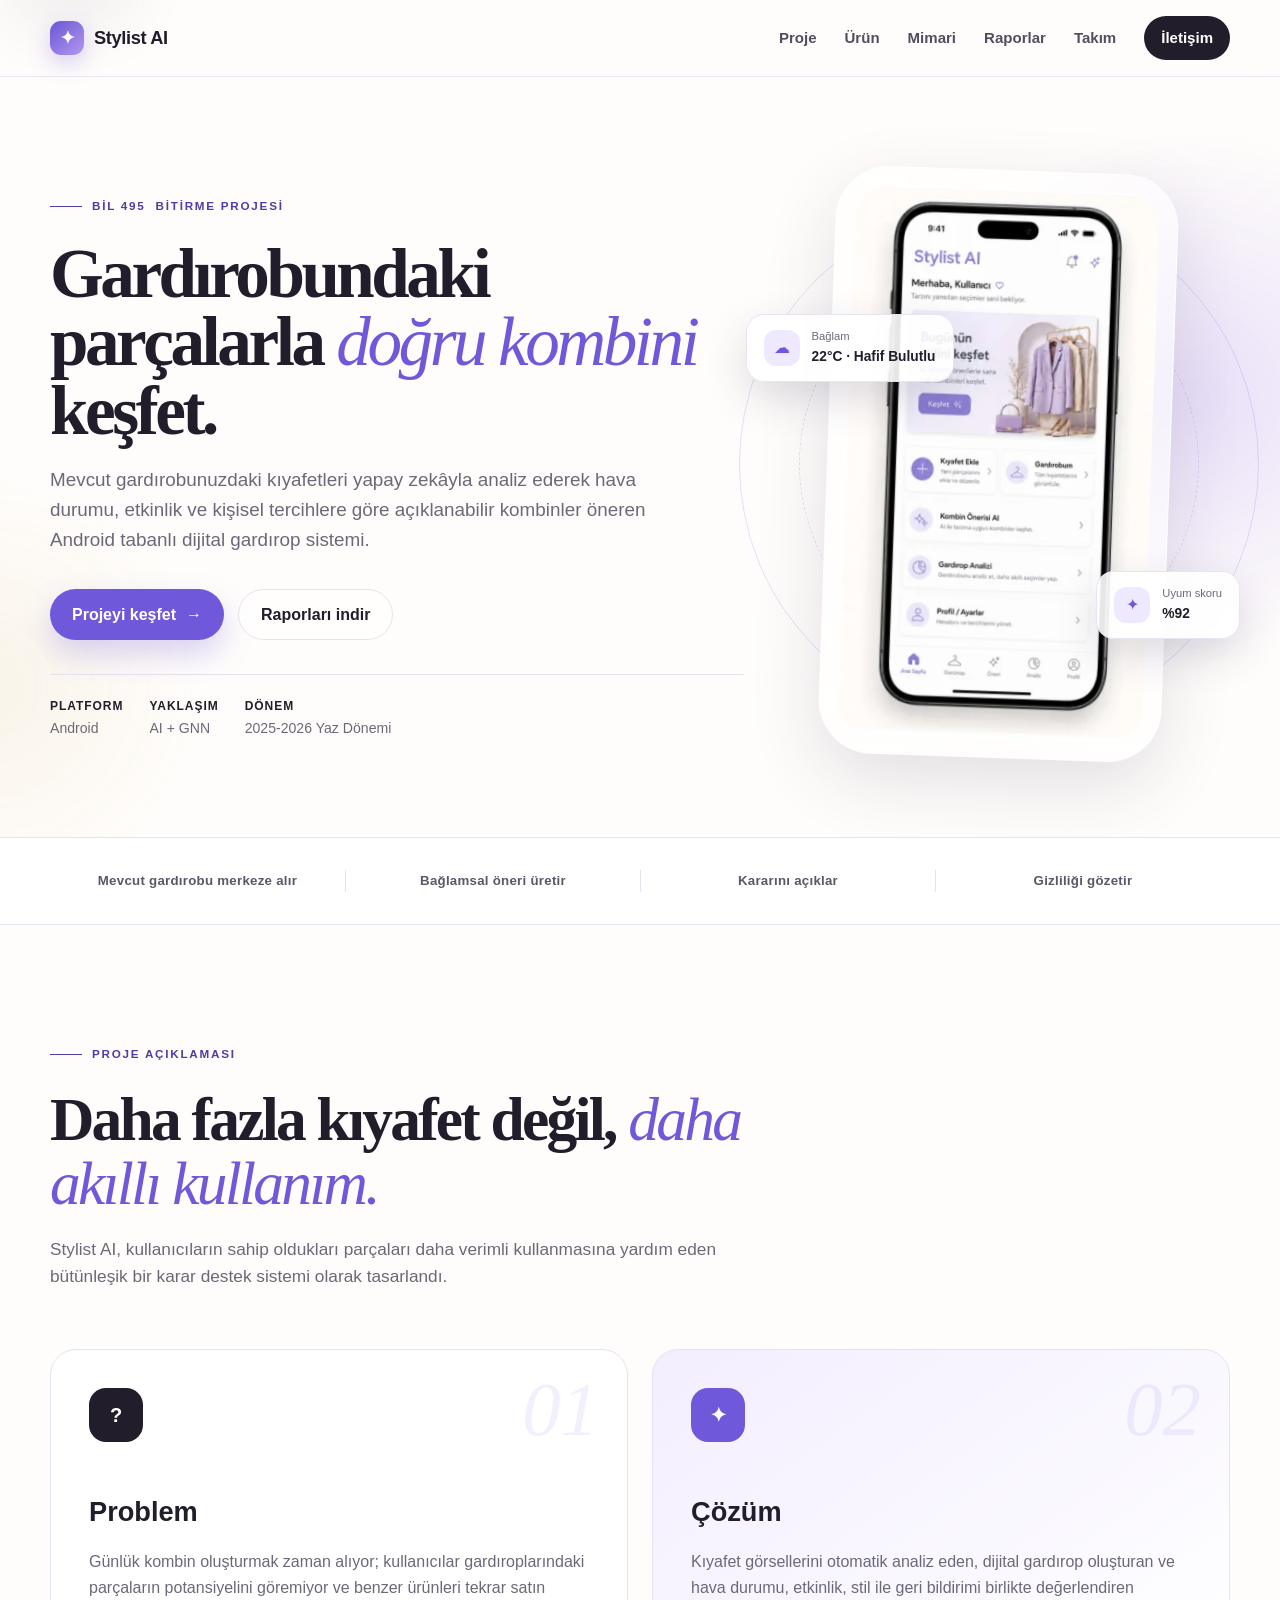
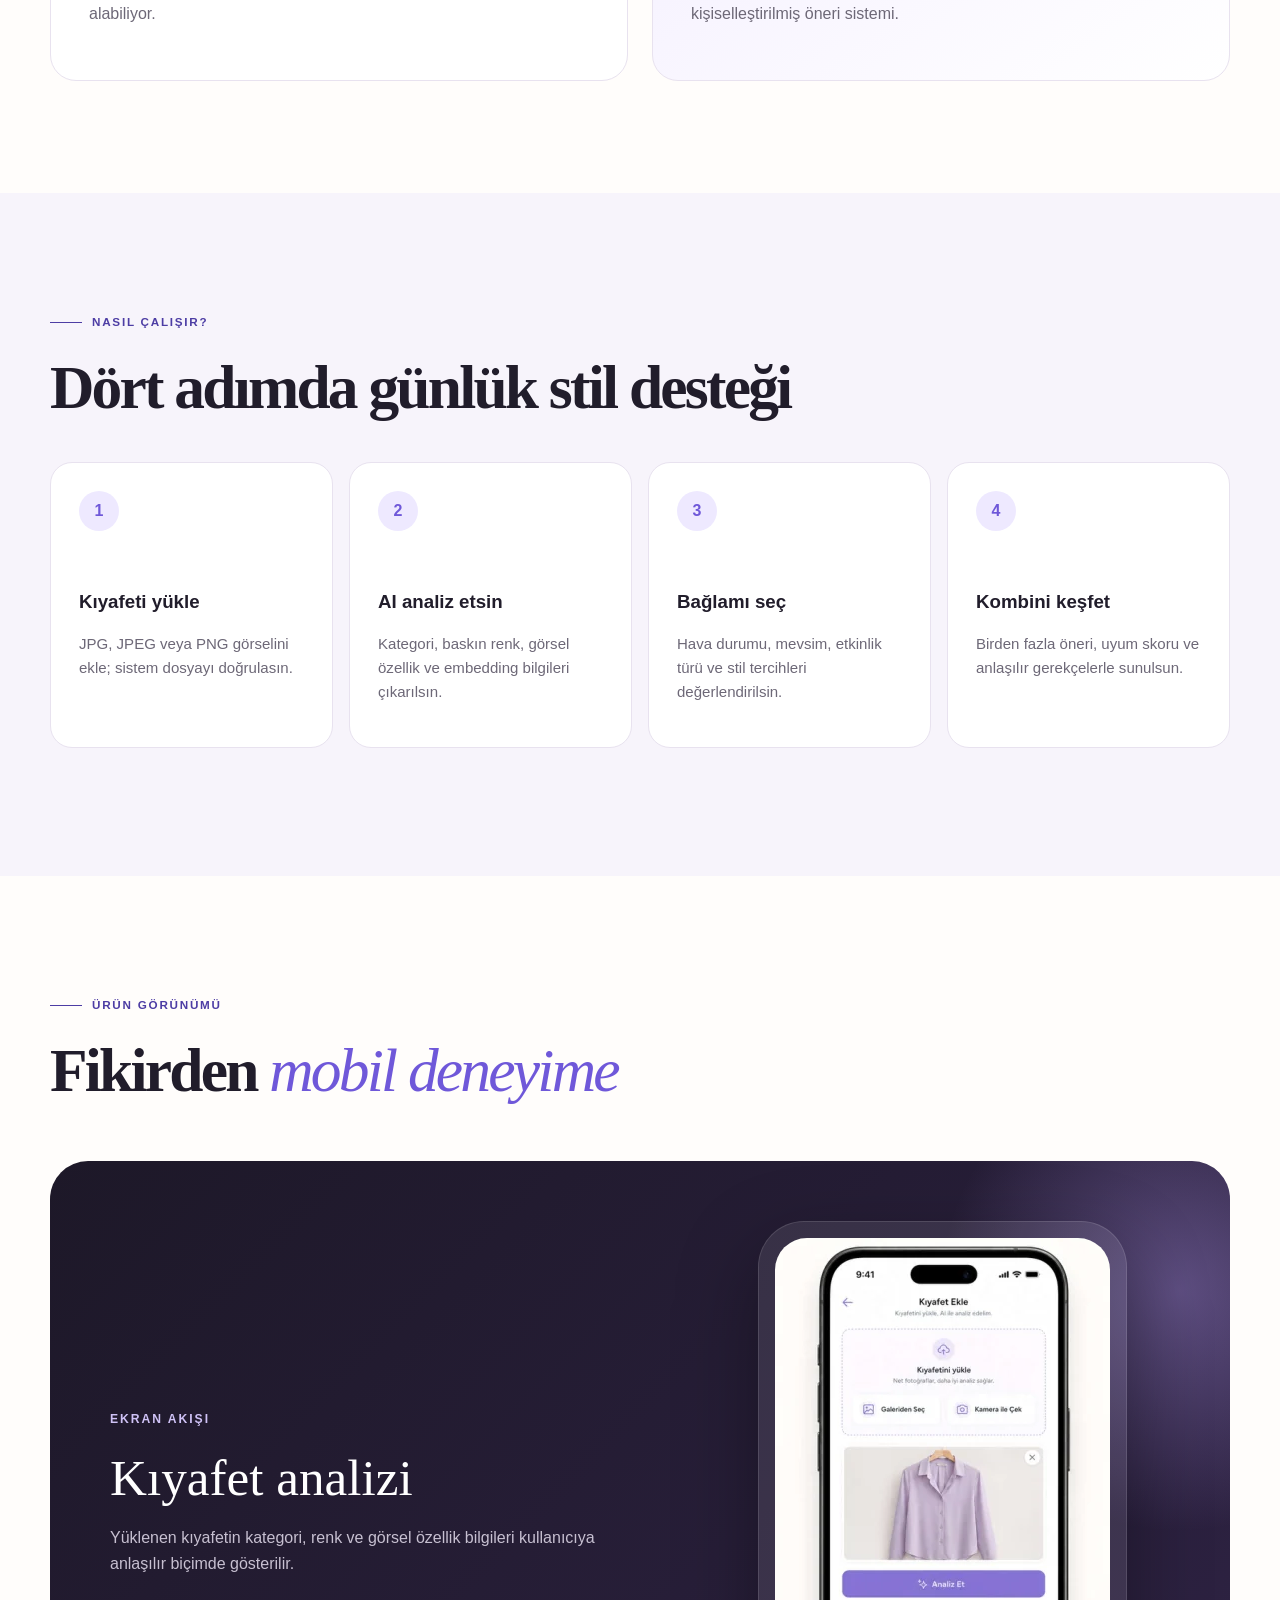
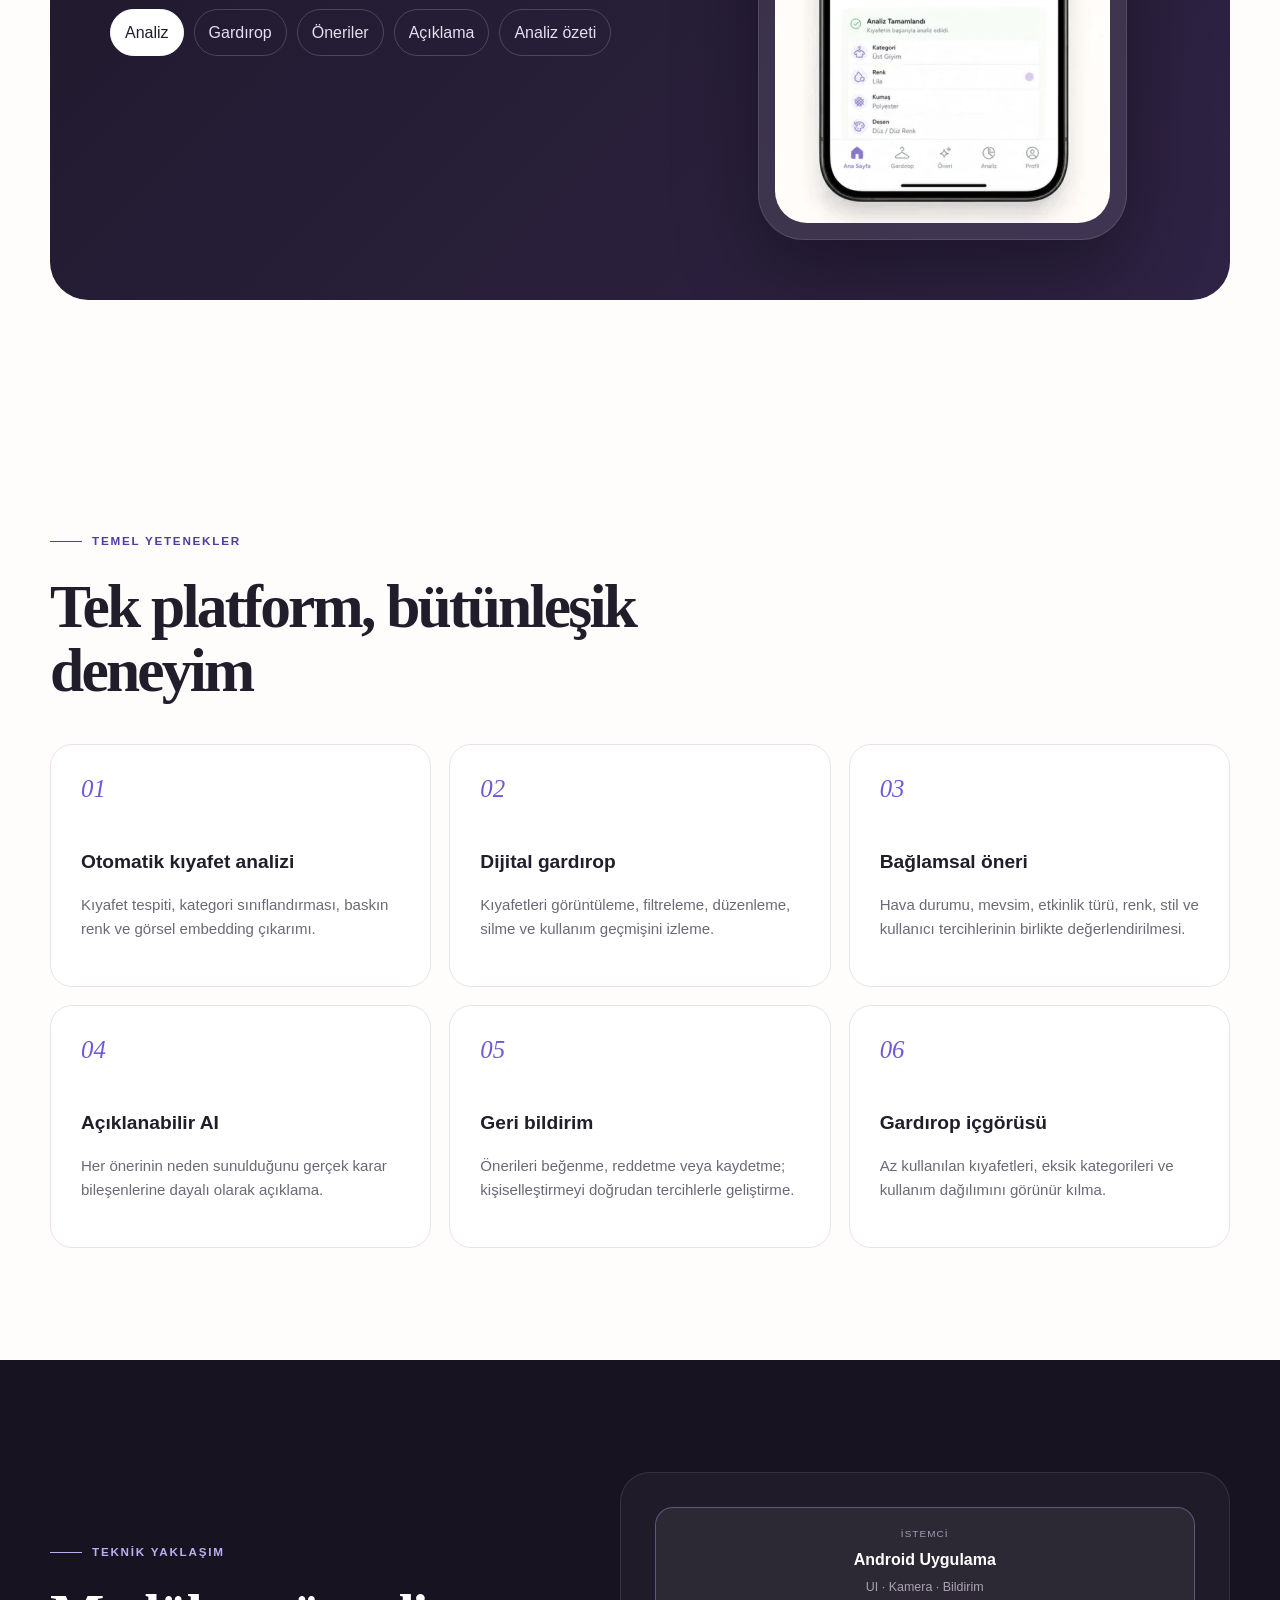
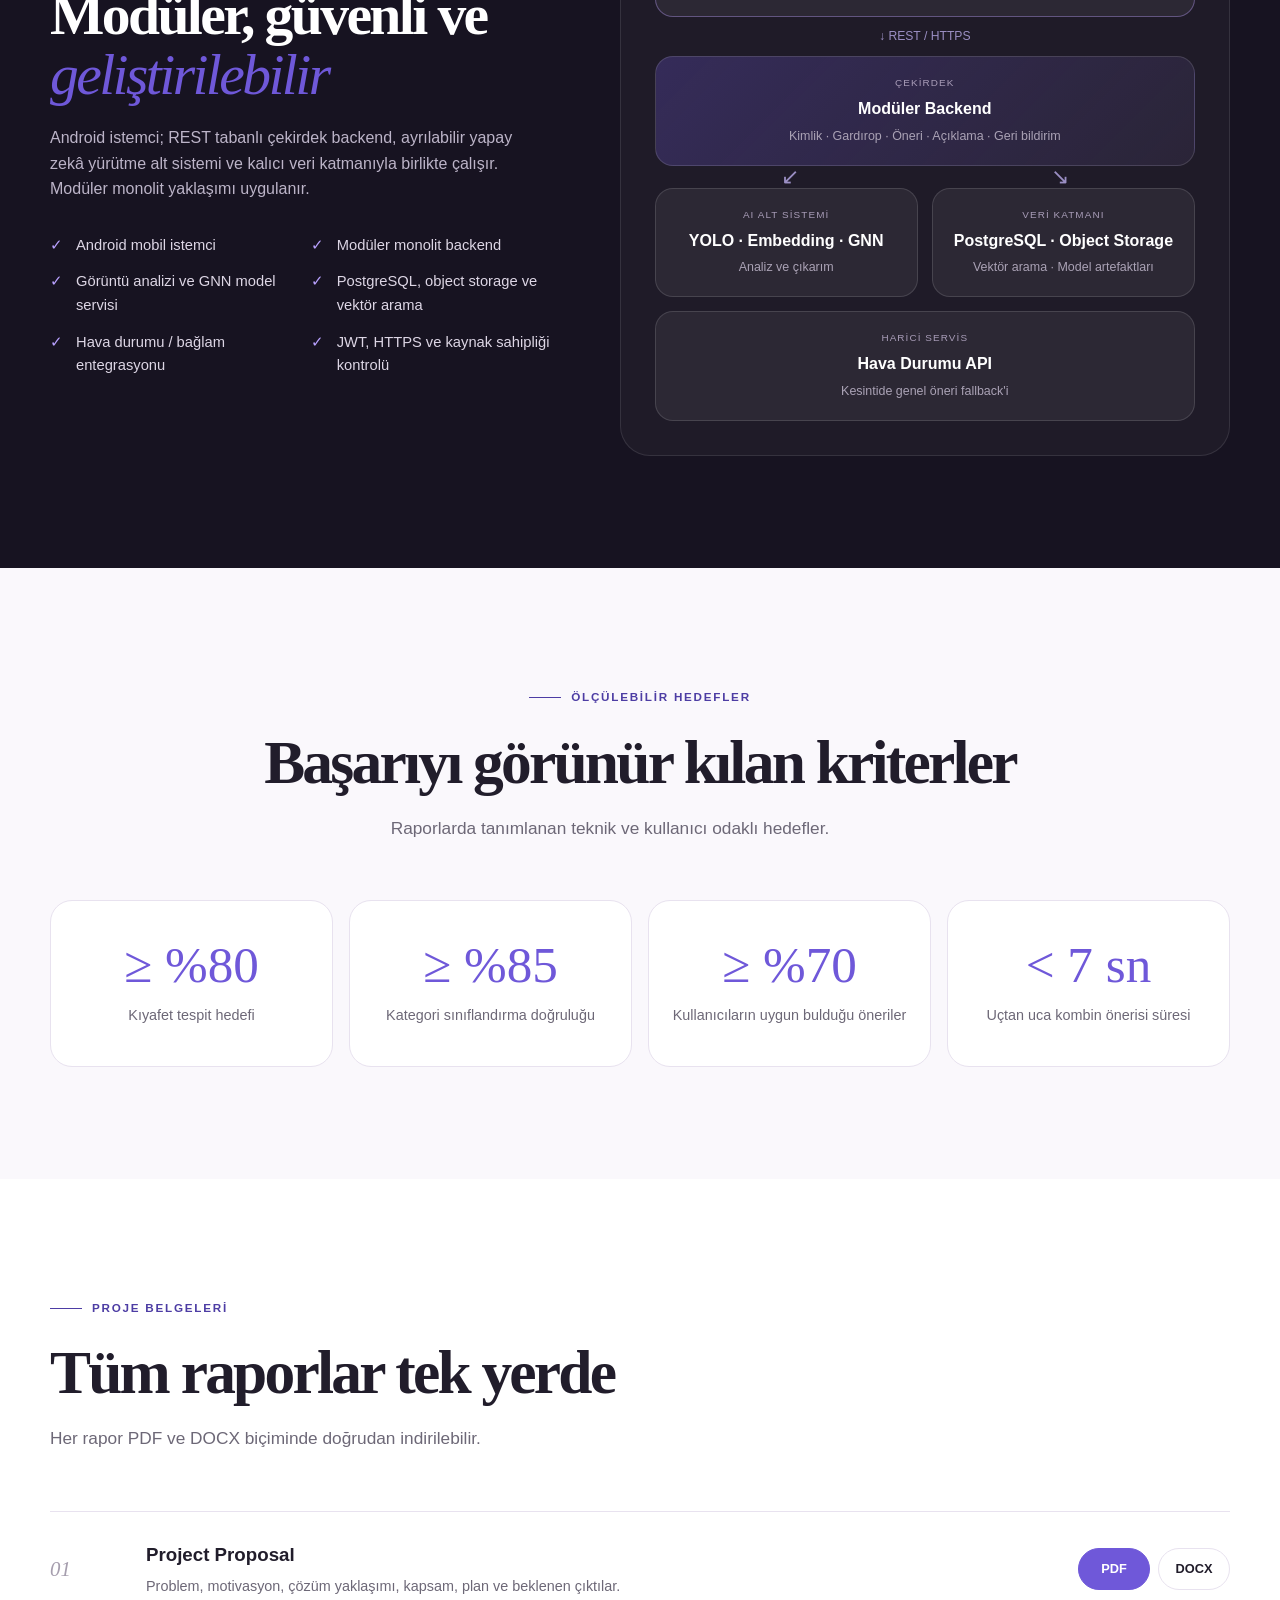
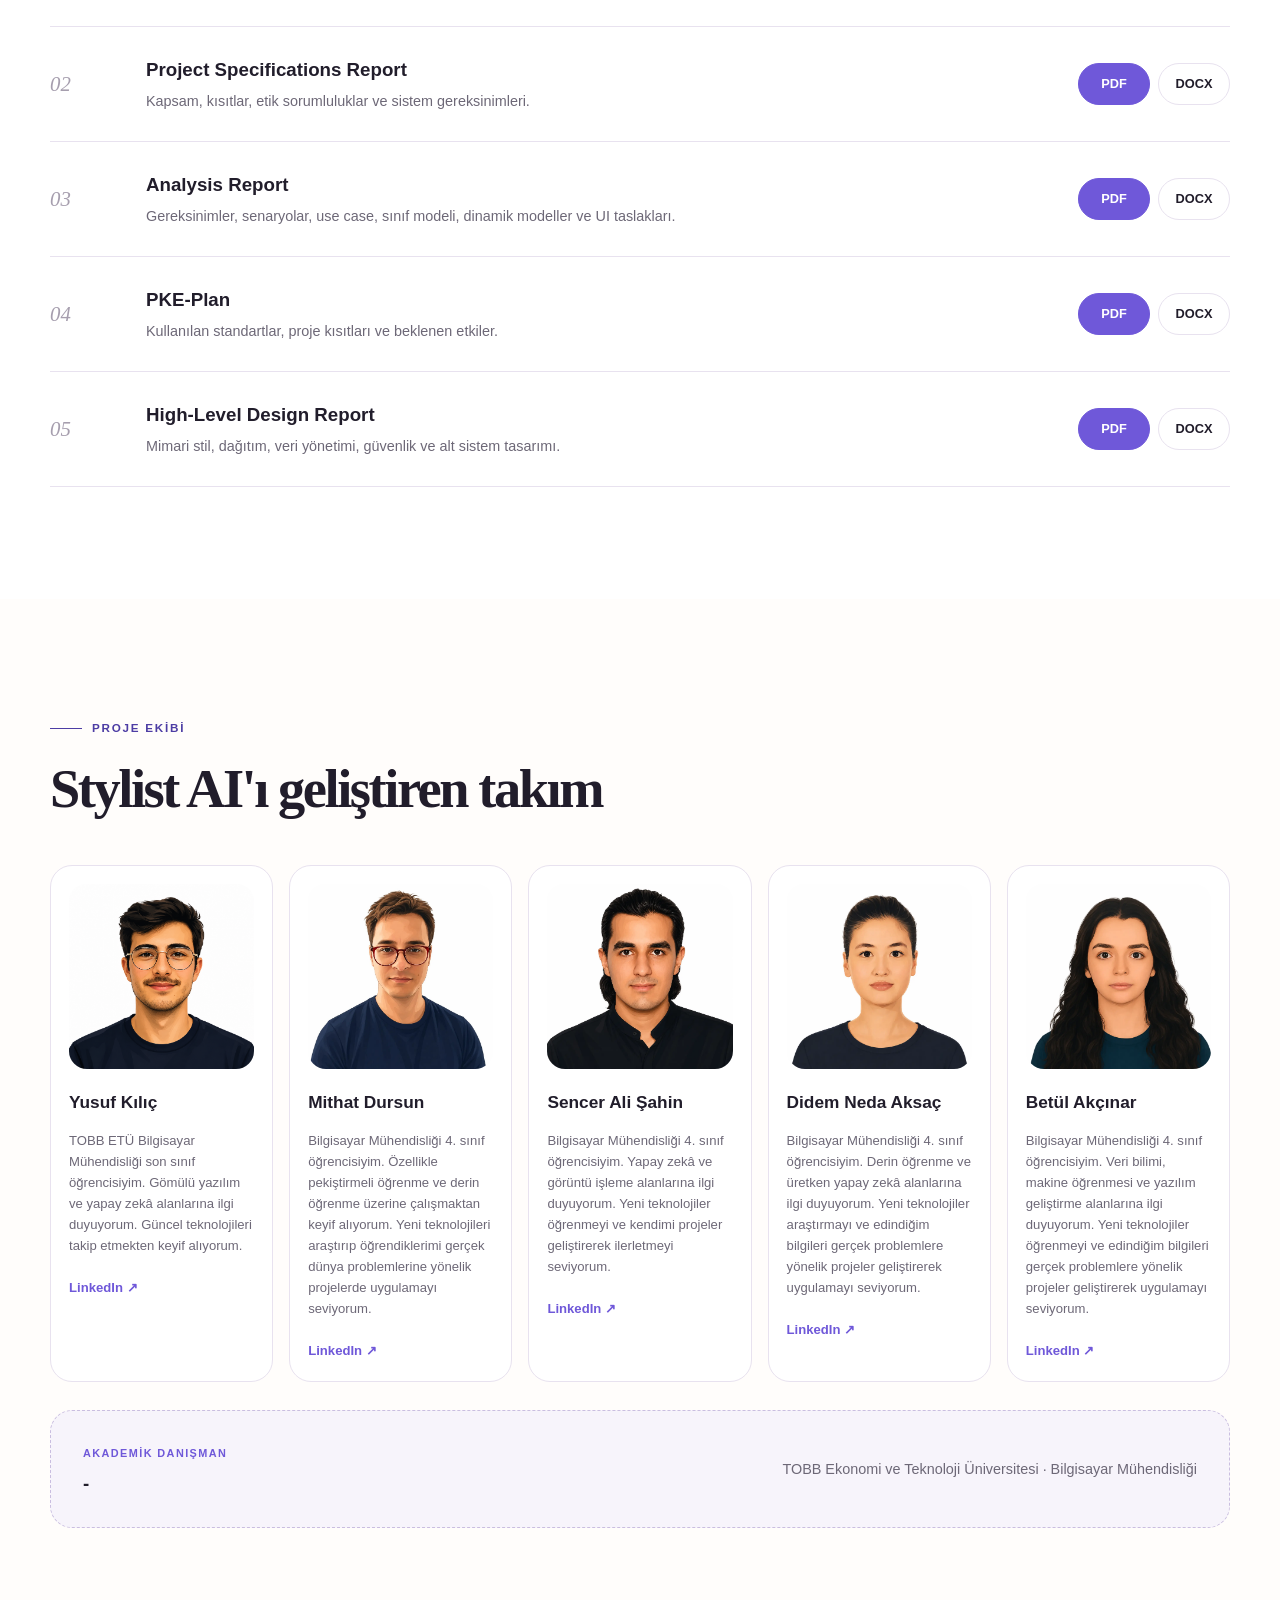
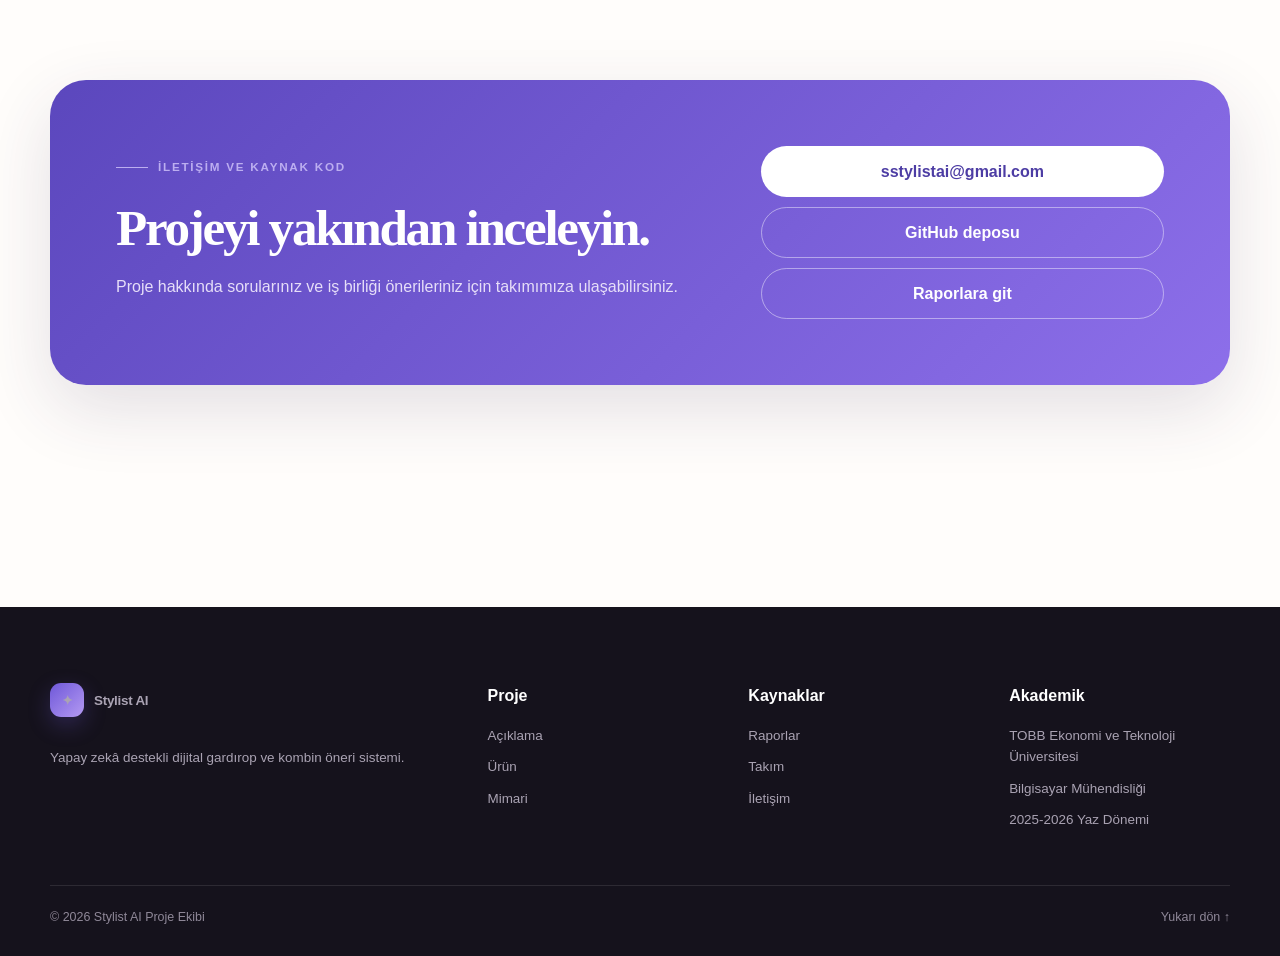
<file: index.html>
<!doctype html>
<html lang="tr">
<head>
  <meta charset="utf-8">
  <meta name="viewport" content="width=device-width, initial-scale=1">
  <meta name="description" content="Stylist AI - yapay zekâ destekli dijital gardırop ve kişiselleştirilmiş kombin öneri sistemi.">
  <meta name="theme-color" content="#6f58d9">
  <title>Stylist AI | Yapay Zekâ Destekli Dijital Gardırop</title>
  <link rel="icon" href="assets/favicon.svg" type="image/svg+xml">
  <link rel="stylesheet" href="styles.css">
  <script src="site.config.js" defer></script>
  <script src="app.js" defer></script>
</head>
<body>
  <div id="top" class="top-anchor" aria-hidden="true"></div>
  <a class="skip-link" href="#main">İçeriğe geç</a>
  <header class="site-header">
    <div class="container nav-wrap">
      <a class="brand" href="#top" aria-label="Stylist AI ana sayfa">
        <span class="brand-mark" aria-hidden="true">✦</span>
        <span>Stylist AI</span>
      </a>
      <button class="menu-button" type="button" aria-expanded="false" aria-controls="main-nav">
        <span class="sr-only">Menüyü aç</span>
        <span></span><span></span><span></span>
      </button>
      <nav id="main-nav" class="main-nav" aria-label="Ana menü">
        <a href="#proje">Proje</a>
        <a href="#urun">Ürün</a>
        <a href="#mimari">Mimari</a>
        <a href="#raporlar">Raporlar</a>
        <a href="#takim">Takım</a>
        <a class="nav-cta" href="#iletisim">İletişim</a>
      </nav>
    </div>
  </header>

  <main id="main">
    <section class="hero section-pad">
      <div class="hero-glow hero-glow-one" aria-hidden="true"></div>
      <div class="hero-glow hero-glow-two" aria-hidden="true"></div>
      <div class="container hero-grid">
        <div class="hero-copy reveal">
          <div class="eyebrow"><span></span><b id="courseText">BİL 495</b> Bitirme Projesi</div>
          <h1>Gardırobundaki parçalarla <em>doğru kombini</em> keşfet.</h1>
          <p id="projectSummary" class="hero-lead">Stylist AI, mevcut kıyafetleri analiz ederek bağlama uygun ve açıklanabilir kombin önerileri sunar.</p>
          <div class="hero-actions">
            <a class="button primary" href="#proje">Projeyi keşfet <span aria-hidden="true">→</span></a>
            <a class="button ghost" href="#raporlar">Raporları indir</a>
          </div>
          <div class="hero-meta" aria-label="Proje bilgileri">
            <span><strong>Platform</strong> Android</span>
            <span><strong>Yaklaşım</strong> AI + GNN</span>
            <span><strong>Dönem</strong> <span id="periodText">2025-2026 Yaz</span></span>
          </div>
        </div>
        <div class="hero-visual reveal delay-1" aria-label="Stylist AI mobil uygulama ana ekranı">
          <div class="orbit orbit-one" aria-hidden="true"></div>
          <div class="orbit orbit-two" aria-hidden="true"></div>
          <div class="phone-card">
            <img src="assets/mockups/ana-sayfa.webp" alt="Stylist AI mobil uygulamasının ana ekran taslağı" width="330" height="595">
          </div>
          <div class="float-card float-weather"><span aria-hidden="true">☁</span><div><small>Bağlam</small><b>22°C · Hafif Bulutlu</b></div></div>
          <div class="float-card float-score"><span aria-hidden="true">✦</span><div><small>Uyum skoru</small><b>%92</b></div></div>
        </div>
      </div>
    </section>

    <section class="trust-strip" aria-label="Projenin temel değerleri">
      <div class="container trust-grid">
        <span>Mevcut gardırobu merkeze alır</span>
        <span>Bağlamsal öneri üretir</span>
        <span>Kararını açıklar</span>
        <span>Gizliliği gözetir</span>
      </div>
    </section>

    <section id="proje" class="section-pad">
      <div class="container">
        <div class="section-heading reveal">
          <div class="eyebrow"><span></span>Proje açıklaması</div>
          <h2>Daha fazla kıyafet değil, <em>daha akıllı kullanım.</em></h2>
          <p>Stylist AI, kullanıcıların sahip oldukları parçaları daha verimli kullanmasına yardım eden bütünleşik bir karar destek sistemi olarak tasarlandı.</p>
        </div>
        <div class="problem-solution-grid">
          <article class="story-card problem reveal">
            <span class="card-number">01</span>
            <div class="icon-box" aria-hidden="true">?</div>
            <h3>Problem</h3>
            <p>Günlük kombin oluşturmak zaman alıyor; kullanıcılar gardıroplarındaki parçaların potansiyelini göremiyor ve benzer ürünleri tekrar satın alabiliyor.</p>
          </article>
          <article class="story-card solution reveal delay-1">
            <span class="card-number">02</span>
            <div class="icon-box" aria-hidden="true">✦</div>
            <h3>Çözüm</h3>
            <p>Kıyafet görsellerini otomatik analiz eden, dijital gardırop oluşturan ve hava durumu, etkinlik, stil ile geri bildirimi birlikte değerlendiren kişiselleştirilmiş öneri sistemi.</p>
          </article>
        </div>
      </div>
    </section>

    <section class="section-pad soft-section">
      <div class="container">
        <div class="section-heading compact reveal">
          <div class="eyebrow"><span></span>Nasıl çalışır?</div>
          <h2>Dört adımda günlük stil desteği</h2>
        </div>
        <ol class="process-grid">
          <li class="process-card reveal"><span>1</span><h3>Kıyafeti yükle</h3><p>JPG, JPEG veya PNG görselini ekle; sistem dosyayı doğrulasın.</p></li>
          <li class="process-card reveal delay-1"><span>2</span><h3>AI analiz etsin</h3><p>Kategori, baskın renk, görsel özellik ve embedding bilgileri çıkarılsın.</p></li>
          <li class="process-card reveal delay-2"><span>3</span><h3>Bağlamı seç</h3><p>Hava durumu, mevsim, etkinlik türü ve stil tercihleri değerlendirilsin.</p></li>
          <li class="process-card reveal delay-3"><span>4</span><h3>Kombini keşfet</h3><p>Birden fazla öneri, uyum skoru ve anlaşılır gerekçelerle sunulsun.</p></li>
        </ol>
      </div>
    </section>

    <section id="urun" class="section-pad product-section">
      <div class="container">
        <div class="section-heading reveal">
          <div class="eyebrow"><span></span>Ürün görünümü</div>
          <h2>Fikirden <em>mobil deneyime</em></h2>
        </div>
        <div class="mockup-stage reveal">
          <div class="mockup-copy">
            <span class="mockup-kicker">Ekran akışı</span>
            <h3 id="mockupTitle">Kıyafet analizi</h3>
            <p id="mockupDescription">Yüklenen kıyafetin kategori, renk ve görsel özellik bilgileri kullanıcıya anlaşılır biçimde gösterilir.</p>
            <div class="mockup-tabs" role="tablist" aria-label="Uygulama ekranları">
              <button class="mockup-tab active" type="button" role="tab" aria-selected="true" data-image="kiyafet-analizi" data-title="Kıyafet analizi" data-description="Yüklenen kıyafetin kategori, renk ve görsel özellik bilgileri kullanıcıya anlaşılır biçimde gösterilir.">Analiz</button>
              <button class="mockup-tab" type="button" role="tab" aria-selected="false" data-image="dijital-gardirop" data-title="Dijital gardırop" data-description="Kullanıcı kıyafetlerini kategori, renk ve kullanım durumuna göre görüntüler, filtreler ve yönetir.">Gardırop</button>
              <button class="mockup-tab" type="button" role="tab" aria-selected="false" data-image="kombin-onerileri" data-title="Bağlamsal öneriler" data-description="Etkinlik ve hava durumu bilgisine göre birden fazla kombin adayı uyum skoruyla listelenir.">Öneriler</button>
              <button class="mockup-tab" type="button" role="tab" aria-selected="false" data-image="kombin-detayi" data-title="Açıklanabilir sonuç" data-description="Önerinin renk, hava durumu, etkinlik ve uyum skoru açısından neden seçildiği açıklanır.">Açıklama</button>
              <button class="mockup-tab" type="button" role="tab" aria-selected="false" data-image="gardirop-analizi" data-title="Gardırop analizi" data-description="Az kullanılan parçalar, eksik kategoriler ve gardırop özeti tek ekranda sunulur.">Analiz özeti</button>
            </div>
          </div>
          <div class="mockup-device" aria-live="polite">
            <img id="mockupImage" src="assets/mockups/kiyafet-analizi.webp" alt="Stylist AI kıyafet analizi ekran taslağı" width="335" height="590">
          </div>
        </div>
      </div>
    </section>

    <section class="section-pad">
      <div class="container">
        <div class="section-heading compact reveal">
          <div class="eyebrow"><span></span>Temel yetenekler</div>
          <h2>Tek platform, bütünleşik deneyim</h2>
        </div>
        <div class="feature-grid">
          <article class="feature-card reveal"><div class="feature-icon">01</div><h3>Otomatik kıyafet analizi</h3><p>Kıyafet tespiti, kategori sınıflandırması, baskın renk ve görsel embedding çıkarımı.</p></article>
          <article class="feature-card reveal delay-1"><div class="feature-icon">02</div><h3>Dijital gardırop</h3><p>Kıyafetleri görüntüleme, filtreleme, düzenleme, silme ve kullanım geçmişini izleme.</p></article>
          <article class="feature-card reveal delay-2"><div class="feature-icon">03</div><h3>Bağlamsal öneri</h3><p>Hava durumu, mevsim, etkinlik türü, renk, stil ve kullanıcı tercihlerinin birlikte değerlendirilmesi.</p></article>
          <article class="feature-card reveal"><div class="feature-icon">04</div><h3>Açıklanabilir AI</h3><p>Her önerinin neden sunulduğunu gerçek karar bileşenlerine dayalı olarak açıklama.</p></article>
          <article class="feature-card reveal delay-1"><div class="feature-icon">05</div><h3>Geri bildirim</h3><p>Önerileri beğenme, reddetme veya kaydetme; kişiselleştirmeyi doğrudan tercihlerle geliştirme.</p></article>
          <article class="feature-card reveal delay-2"><div class="feature-icon">06</div><h3>Gardırop içgörüsü</h3><p>Az kullanılan kıyafetleri, eksik kategorileri ve kullanım dağılımını görünür kılma.</p></article>
        </div>
      </div>
    </section>

    <section id="mimari" class="section-pad dark-section">
      <div class="container architecture-grid">
        <div class="architecture-copy reveal">
          <div class="eyebrow light"><span></span>Teknik yaklaşım</div>
          <h2>Modüler, güvenli ve <em>geliştirilebilir</em></h2>
          <p>Android istemci; REST tabanlı çekirdek backend, ayrılabilir yapay zekâ yürütme alt sistemi ve kalıcı veri katmanıyla birlikte çalışır. Modüler monolit yaklaşımı uygulanır.</p>
          <ul class="check-list">
            <li>Android mobil istemci</li>
            <li>Modüler monolit backend</li>
            <li>Görüntü analizi ve GNN model servisi</li>
            <li>PostgreSQL, object storage ve vektör arama</li>
            <li>Hava durumu / bağlam entegrasyonu</li>
            <li>JWT, HTTPS ve kaynak sahipliği kontrolü</li>
          </ul>
        </div>
        <div class="architecture-diagram reveal delay-1" aria-label="Stylist AI yüksek seviye mimari diyagramı">
          <div class="arch-node mobile"><small>İstemci</small><strong>Android Uygulama</strong><span>UI · Kamera · Bildirim</span></div>
          <div class="arch-arrow down" aria-hidden="true">↓ REST / HTTPS</div>
          <div class="arch-node backend"><small>Çekirdek</small><strong>Modüler Backend</strong><span>Kimlik · Gardırop · Öneri · Açıklama · Geri bildirim</span></div>
          <div class="arch-split" aria-hidden="true"><span>↙</span><span>↘</span></div>
          <div class="arch-row">
            <div class="arch-node ai"><small>AI Alt Sistemi</small><strong>YOLO · Embedding · GNN</strong><span>Analiz ve çıkarım</span></div>
            <div class="arch-node data"><small>Veri Katmanı</small><strong>PostgreSQL · Object Storage</strong><span>Vektör arama · Model artefaktları</span></div>
          </div>
          <div class="arch-node external"><small>Harici servis</small><strong>Hava Durumu API</strong><span>Kesintide genel öneri fallback'i</span></div>
        </div>
      </div>
    </section>

    <section class="section-pad metrics-section">
      <div class="container">
        <div class="section-heading centered reveal">
          <div class="eyebrow"><span></span>Ölçülebilir hedefler</div>
          <h2>Başarıyı görünür kılan kriterler</h2>
          <p>Raporlarda tanımlanan teknik ve kullanıcı odaklı hedefler.</p>
        </div>
        <div class="metrics-grid">
          <article class="metric-card reveal"><strong>≥ %80</strong><span>Kıyafet tespit hedefi</span></article>
          <article class="metric-card reveal delay-1"><strong>≥ %85</strong><span>Kategori sınıflandırma doğruluğu</span></article>
          <article class="metric-card reveal delay-2"><strong>≥ %70</strong><span>Kullanıcıların uygun bulduğu öneriler</span></article>
          <article class="metric-card reveal delay-3"><strong>&lt; 7 sn</strong><span>Uçtan uca kombin önerisi süresi</span></article>
        </div>
      </div>
    </section>

    <section id="raporlar" class="section-pad reports-section">
      <div class="container">
        <div class="section-heading reveal">
          <div class="eyebrow"><span></span>Proje belgeleri</div>
          <h2>Tüm raporlar tek yerde</h2>
          <p>Her rapor PDF ve DOCX biçiminde doğrudan indirilebilir.</p>
        </div>
        <div class="report-list">
          <article class="report-row reveal">
            <div class="report-index">01</div><div><h3>Project Proposal</h3><p>Problem, motivasyon, çözüm yaklaşımı, kapsam, plan ve beklenen çıktılar.</p></div>
            <div class="report-actions"><a href="assets/reports/stylist_ai_project_proposal.pdf" download>PDF</a><a href="assets/reports/stylist_ai_project_proposal.docx" download>DOCX</a></div>
          </article>
          <article class="report-row reveal">
            <div class="report-index">02</div><div><h3>Project Specifications Report</h3><p>Kapsam, kısıtlar, etik sorumluluklar ve sistem gereksinimleri.</p></div>
            <div class="report-actions"><a href="assets/reports/stylist_ai_project_specifications_report.pdf" download>PDF</a><a href="assets/reports/stylist_ai_project_specifications_report.docx" download>DOCX</a></div>
          </article>
          <article class="report-row reveal">
            <div class="report-index">03</div><div><h3>Analysis Report</h3><p>Gereksinimler, senaryolar, use case, sınıf modeli, dinamik modeller ve UI taslakları.</p></div>
            <div class="report-actions"><a href="assets/reports/stylist_ai_analysis_report.pdf" download>PDF</a><a href="assets/reports/stylist_ai_analysis_report.docx" download>DOCX</a></div>
          </article>
          <article class="report-row reveal">
            <div class="report-index">04</div><div><h3>PKE-Plan</h3><p>Kullanılan standartlar, proje kısıtları ve beklenen etkiler.</p></div>
            <div class="report-actions"><a href="assets/reports/stylist_ai_pke_plan.pdf" download>PDF</a><a href="assets/reports/stylist_ai_pke_plan.docx" download>DOCX</a></div>
          </article>
          <article class="report-row reveal">
            <div class="report-index">05</div><div><h3>High-Level Design Report</h3><p>Mimari stil, dağıtım, veri yönetimi, güvenlik ve alt sistem tasarımı.</p></div>
            <div class="report-actions"><a href="assets/reports/stylist_ai_high_level_design_report.pdf" download>PDF</a><a href="assets/reports/stylist_ai_high_level_design_report.docx" download>DOCX</a></div>
          </article>
        </div>
      </div>
    </section>

    <section id="takim" class="section-pad">
      <div class="container">
        <div class="section-heading reveal">
          <div class="eyebrow"><span></span>Proje ekibi</div>
          <h2>Stylist AI'ı geliştiren takım</h2>
        </div>
        <div id="teamGrid" class="team-grid" aria-live="polite"></div>
        <div class="advisor-card reveal">
          <div><span class="mini-label">Akademik danışman</span><h3 id="advisorName">Bilgi güncellenecek</h3></div>
          <p id="advisorNote">Takımın şu anda herhangi bir danışmanı bulunmamaktadır. Olduğu takdirde ileride güncellenecektir.</p>
        </div>
      </div>
    </section>

    <section id="iletisim" class="section-pad contact-section">
      <div class="container contact-card reveal">
        <div>
          <div class="eyebrow light"><span></span>İletişim ve kaynak kod</div>
          <h2>Projeyi yakından inceleyin.</h2>
          <p id="contactText">Takım e-posta adresi yayın öncesinde eklenecek. Raporlar şimdiden indirilebilir durumdadır.</p>
        </div>
        <div class="contact-actions">
          <a id="emailButton" class="button light disabled" href="#" aria-disabled="true">E-posta eklenecek</a>
          <a id="githubButton" class="button outline-light hidden" href="#" target="_blank" rel="noreferrer">GitHub deposu</a>
          <a class="button outline-light" href="#raporlar">Raporlara git</a>
        </div>
      </div>
    </section>
  </main>

  <footer class="site-footer">
    <div class="container footer-grid">
      <div><a class="brand footer-brand" href="#top"><span class="brand-mark">✦</span><span>Stylist AI</span></a><p>Yapay zekâ destekli dijital gardırop ve kombin öneri sistemi.</p></div>
      <div><strong>Proje</strong><a href="#proje">Açıklama</a><a href="#urun">Ürün</a><a href="#mimari">Mimari</a></div>
      <div><strong>Kaynaklar</strong><a href="#raporlar">Raporlar</a><a href="#takim">Takım</a><a href="#iletisim">İletişim</a></div>
      <div><strong>Akademik</strong><span id="institutionText">TOBB ETÜ</span><span id="departmentText">Bilgisayar Mühendisliği</span><span id="footerPeriod">2025-2026 Yaz Dönemi</span></div>
    </div>
    <div class="container footer-bottom"><span>© <span id="year"></span> Stylist AI Proje Ekibi</span><a class="back-to-top" href="#top">Yukarı dön ↑</a></div>
  </footer>
</body>
</html>
</file>
<file: styles.css>
:root {
  --ink: #211d2b;
  --muted: #6d6877;
  --paper: #fffdfb;
  --soft: #f7f4fb;
  --line: #e8e2ef;
  --purple: #6f58d9;
  --purple-dark: #4d3da4;
  --purple-soft: #eee9ff;
  --lilac: #b49af2;
  --gold: #d6b874;
  --dark: #171321;
  --radius: 26px;
  --shadow: 0 24px 70px rgba(55, 41, 85, .14);
}
* { box-sizing: border-box; }
html { scroll-behavior: smooth; }
body { margin: 0; color: var(--ink); background: var(--paper); font-family: Inter, ui-sans-serif, -apple-system, BlinkMacSystemFont, "Segoe UI", Arial, sans-serif; line-height: 1.6; -webkit-font-smoothing: antialiased; }
img { display: block; max-width: 100%; }
a { color: inherit; text-decoration: none; }
button, a { -webkit-tap-highlight-color: transparent; }
button { font: inherit; }
.container { width: min(1180px, calc(100% - 40px)); margin-inline: auto; }
.section-pad { padding: 112px 0; }
.soft-section { background: var(--soft); }
.hidden { display: none !important; }
.sr-only { position: absolute; width: 1px; height: 1px; padding: 0; margin: -1px; overflow: hidden; clip: rect(0,0,0,0); white-space: nowrap; border: 0; }
.top-anchor {
  position: absolute;
  top: 0;
  left: 0;
  width: 1px;
  height: 1px;
  pointer-events: none;
}
.skip-link { position: fixed; left: 16px; top: 12px; z-index: 1000; padding: 10px 14px; background: #fff; border-radius: 10px; transform: translateY(-160%); box-shadow: var(--shadow); }
.skip-link:focus { transform: translateY(0); }
.site-header { position: sticky; top: 0; z-index: 50; background: rgba(255,253,251,.82); backdrop-filter: blur(18px); border-bottom: 1px solid rgba(232,226,239,.8); }
.nav-wrap { min-height: 76px; display: flex; align-items: center; justify-content: space-between; gap: 24px; }
.brand { display: inline-flex; align-items: center; gap: 10px; font-weight: 820; font-size: 1.14rem; letter-spacing: -.02em; }
.brand-mark { width: 34px; height: 34px; display: grid; place-items: center; border-radius: 11px; color: #fff; background: linear-gradient(135deg, var(--purple), var(--lilac)); box-shadow: 0 8px 22px rgba(111,88,217,.28); }
.main-nav { display: flex; align-items: center; gap: 28px; font-size: .94rem; font-weight: 650; color: #534d5f; }
.main-nav a:hover, .main-nav a:focus-visible { color: var(--purple); }
.nav-cta { padding: 10px 17px; border-radius: 999px; color: #fff !important; background: var(--ink); }
.menu-button { display: none; width: 44px; height: 44px; border: 0; background: transparent; padding: 10px; }
.menu-button span:not(.sr-only) { display: block; height: 2px; background: var(--ink); margin: 5px 0; border-radius: 2px; }
.hero { position: relative; overflow: hidden; padding-top: 96px; min-height: 750px; display: flex; align-items: center; }
.hero-grid { display: grid; grid-template-columns: 1.02fr .98fr; align-items: center; gap: 60px; position: relative; z-index: 2; }
.eyebrow { display: inline-flex; align-items: center; gap: 10px; text-transform: uppercase; font-size: .73rem; letter-spacing: .15em; font-weight: 800; color: var(--purple-dark); }
.eyebrow span { width: 32px; height: 1px; background: currentColor; }
.hero h1, .section-heading h2, .architecture-copy h2, .contact-card h2 { margin: 24px 0 20px; font-family: Georgia, "Times New Roman", serif; letter-spacing: -.045em; line-height: 1.04; }
.hero h1 { font-size: clamp(3.2rem, 6vw, 6rem); max-width: 750px; }
em { color: var(--purple); font-style: italic; font-weight: 500; }
.hero-lead { font-size: 1.18rem; color: var(--muted); max-width: 680px; }
.hero-actions { display: flex; gap: 14px; flex-wrap: wrap; margin: 34px 0; }
.button { min-height: 51px; display: inline-flex; align-items: center; justify-content: center; gap: 10px; padding: 0 22px; border-radius: 999px; font-weight: 780; transition: transform .2s ease, box-shadow .2s ease, background .2s ease; }
.button:hover { transform: translateY(-2px); }
.button.primary { color: #fff; background: var(--purple); box-shadow: 0 14px 30px rgba(111,88,217,.26); }
.button.ghost { border: 1px solid var(--line); background: rgba(255,255,255,.66); }
.hero-meta { display: flex; gap: 26px; flex-wrap: wrap; padding-top: 22px; border-top: 1px solid var(--line); color: var(--muted); font-size: .88rem; }
.hero-meta span { display: grid; }
.hero-meta strong { color: var(--ink); font-size: .75rem; text-transform: uppercase; letter-spacing: .08em; }
.hero-visual { position: relative; min-height: 600px; display: grid; place-items: center; }
.phone-card { position: relative; z-index: 3; padding: 18px; border: 1px solid rgba(255,255,255,.8); background: rgba(255,255,255,.54); backdrop-filter: blur(20px); border-radius: 54px; box-shadow: var(--shadow); transform: rotate(2deg); }
.phone-card img { width: 330px; border-radius: 34px; }
.hero-glow { position: absolute; border-radius: 50%; filter: blur(4px); opacity: .75; }
.hero-glow-one { width: 540px; height: 540px; right: -180px; top: 50px; background: radial-gradient(circle, rgba(180,154,242,.42), transparent 70%); }
.hero-glow-two { width: 420px; height: 420px; left: -220px; bottom: -60px; background: radial-gradient(circle, rgba(214,184,116,.18), transparent 72%); }
.orbit { position: absolute; border: 1px solid rgba(111,88,217,.18); border-radius: 50%; }
.orbit-one { width: 520px; height: 520px; }
.orbit-two { width: 400px; height: 400px; border-style: dashed; }
.float-card { position: absolute; z-index: 5; display: flex; align-items: center; gap: 12px; padding: 13px 17px; border-radius: 18px; background: rgba(255,255,255,.9); border: 1px solid rgba(232,226,239,.9); box-shadow: 0 16px 40px rgba(55,41,85,.16); }
.float-card > span { width: 36px; height: 36px; display: grid; place-items: center; color: var(--purple); background: var(--purple-soft); border-radius: 12px; }
.float-card small, .float-card b { display: block; }
.float-card small { color: var(--muted); font-size: .7rem; }
.float-card b { font-size: .86rem; }
.float-weather { left: -22px; top: 155px; }
.float-score { right: -10px; bottom: 130px; }
.trust-strip { border-block: 1px solid var(--line); background: #fff; }
.trust-grid { min-height: 86px; display: grid; grid-template-columns: repeat(4,1fr); align-items: center; text-align: center; font-size: .83rem; font-weight: 750; letter-spacing: .02em; color: #5d5668; }
.trust-grid span + span { border-left: 1px solid var(--line); }
.section-heading { max-width: 780px; margin-bottom: 58px; }
.section-heading.compact { margin-bottom: 42px; }
.section-heading.centered { text-align: center; margin-inline: auto; }
.section-heading h2 { font-size: clamp(2.4rem, 4.8vw, 4.3rem); }
.section-heading p { color: var(--muted); font-size: 1.08rem; max-width: 720px; }
.problem-solution-grid { display: grid; grid-template-columns: 1fr 1fr; gap: 24px; }
.story-card { position: relative; min-height: 320px; padding: 38px; border: 1px solid var(--line); border-radius: var(--radius); overflow: hidden; }
.story-card.problem { background: #fff; }
.story-card.solution { background: linear-gradient(145deg, #f3eeff, #fff); }
.card-number { position: absolute; right: 28px; top: 22px; font: italic 4.8rem/1 Georgia, serif; color: rgba(111,88,217,.09); }
.icon-box { width: 54px; height: 54px; display: grid; place-items: center; border-radius: 17px; color: #fff; background: var(--ink); font-weight: 800; font-size: 1.25rem; }
.solution .icon-box { background: var(--purple); }
.story-card h3 { margin: 48px 0 12px; font-size: 1.7rem; }
.story-card p { max-width: 520px; color: var(--muted); }
.process-grid { list-style: none; padding: 0; display: grid; grid-template-columns: repeat(4,1fr); gap: 16px; }
.process-card { min-height: 250px; padding: 28px; background: #fff; border: 1px solid var(--line); border-radius: 22px; }
.process-card > span { width: 40px; height: 40px; display: grid; place-items: center; border-radius: 50%; color: var(--purple); background: var(--purple-soft); font-weight: 850; }
.process-card h3 { margin: 56px 0 10px; }
.process-card p { color: var(--muted); font-size: .94rem; }
.product-section { overflow: hidden; }
.mockup-stage { display: grid; grid-template-columns: 1.08fr .92fr; gap: 70px; align-items: center; padding: 60px; background: linear-gradient(135deg, #1d1828, #2f2345); color: #fff; border-radius: 38px; min-height: 670px; position: relative; overflow: hidden; }
.mockup-stage::after { content:""; position:absolute; width:500px; height:500px; right:-200px; top:-120px; border-radius:50%; background:radial-gradient(circle, rgba(180,154,242,.38), transparent 68%); }
.mockup-copy { position: relative; z-index: 2; }
.mockup-kicker { color: #cfc2f6; font-size: .76rem; text-transform: uppercase; letter-spacing: .16em; font-weight: 800; }
.mockup-copy h3 { font: 500 clamp(2.5rem,4vw,4.4rem)/1.08 Georgia,serif; margin: 20px 0; }
.mockup-copy p { color: #c7c0d1; max-width: 530px; }
.mockup-tabs { display: flex; flex-wrap: wrap; gap: 10px; margin-top: 32px; }
.mockup-tab { border: 1px solid rgba(255,255,255,.18); color: #e5deee; background: transparent; padding: 10px 14px; border-radius: 999px; cursor: pointer; }
.mockup-tab.active { color: var(--ink); background: #fff; border-color: #fff; }
.mockup-device { position: relative; z-index: 2; justify-self: center; padding: 16px; border-radius: 46px; background: rgba(255,255,255,.09); border: 1px solid rgba(255,255,255,.12); box-shadow: 0 30px 80px rgba(0,0,0,.35); }
.mockup-device img { width: 335px; max-height: 585px; object-fit: cover; object-position: top; border-radius: 32px; }
.feature-grid { display: grid; grid-template-columns: repeat(3,1fr); gap: 18px; }
.feature-card { padding: 30px; border: 1px solid var(--line); border-radius: 22px; background: #fff; }
.feature-icon { color: var(--purple); font: italic 1.55rem Georgia,serif; }
.feature-card h3 { margin: 44px 0 10px; font-size: 1.2rem; }
.feature-card p { color: var(--muted); font-size: .94rem; }
.dark-section { background: var(--dark); color: #fff; overflow: hidden; }
.architecture-grid { display: grid; grid-template-columns: .9fr 1.1fr; align-items: center; gap: 70px; }
.eyebrow.light { color: #bcaef0; }
.architecture-copy h2 { font-size: clamp(2.5rem,4.5vw,4.4rem); }
.architecture-copy p { color: #bcb4c8; }
.check-list { list-style: none; padding: 0; display: grid; grid-template-columns: 1fr 1fr; gap: 13px 22px; margin-top: 32px; }
.check-list li { position: relative; padding-left: 26px; color: #ddd6e5; font-size: .92rem; }
.check-list li::before { content:"✓"; position:absolute; left:0; color:#b9a1ff; }
.architecture-diagram { padding: 34px; background: rgba(255,255,255,.035); border: 1px solid rgba(255,255,255,.1); border-radius: 30px; }
.arch-node { padding: 18px 20px; border: 1px solid rgba(255,255,255,.13); background: rgba(255,255,255,.06); border-radius: 18px; text-align: center; }
.arch-node small, .arch-node strong, .arch-node span { display: block; }
.arch-node small { color: #a99db8; text-transform: uppercase; letter-spacing: .11em; font-size: .62rem; }
.arch-node strong { margin: 5px 0; }
.arch-node span { color: #aaa2b5; font-size: .78rem; }
.arch-node.mobile { border-color: rgba(180,154,242,.4); }
.arch-node.backend { background: linear-gradient(135deg, rgba(111,88,217,.28), rgba(180,154,242,.08)); }
.arch-arrow { text-align: center; color: #9b8fc4; padding: 10px; font-size: .76rem; }
.arch-split { display: flex; justify-content: space-around; color: #9b8fc4; font-size: 1.4rem; line-height: 1; }
.arch-row { display: grid; grid-template-columns: 1fr 1fr; gap: 14px; }
.arch-node.external { margin-top: 14px; }
.metrics-section { background: #faf8fc; }
.metrics-grid { display: grid; grid-template-columns: repeat(4,1fr); gap: 16px; }
.metric-card { padding: 38px 22px; text-align: center; background: #fff; border: 1px solid var(--line); border-radius: 22px; }
.metric-card strong { display: block; color: var(--purple); font: 500 clamp(2.3rem,4vw,4rem)/1 Georgia,serif; }
.metric-card span { display: block; margin-top: 14px; color: var(--muted); font-size: .9rem; }
.metric-note { text-align: center; color: var(--muted); font-size: .82rem; margin-top: 24px; }
.reports-section { background: #fff; }
.report-list { border-top: 1px solid var(--line); }
.report-row { display: grid; grid-template-columns: 70px 1fr auto; align-items: center; gap: 26px; padding: 28px 0; border-bottom: 1px solid var(--line); }
.report-index { color: #a69eae; font: italic 1.3rem Georgia,serif; }
.report-row h3 { margin: 0 0 5px; }
.report-row p { margin: 0; color: var(--muted); font-size: .9rem; }
.report-actions { display: flex; gap: 8px; }
.report-actions a { min-width: 72px; text-align: center; padding: 10px 14px; border: 1px solid var(--line); border-radius: 999px; font-weight: 780; font-size: .8rem; }
.report-actions a:first-child { color: #fff; background: var(--purple); border-color: var(--purple); }
.team-grid { display: grid; grid-template-columns: repeat(5,1fr); gap: 16px; }
.team-card { padding: 18px; border: 1px solid var(--line); border-radius: 22px; background: #fff; }
.team-avatar { aspect-ratio: 1; display: grid; place-items: center; margin-bottom: 20px; border-radius: 18px; overflow: hidden; background: linear-gradient(135deg, #eee8ff, #d9ccff); color: var(--purple-dark); font: 700 2rem Georgia,serif; }
.team-avatar img { width: 100%; height: 100%; object-fit: cover; }
.team-card h3 { margin: 0 0 8px; font-size: 1.08rem; }
.team-card p { color: var(--muted); font-size: .82rem; min-height: 76px; }
.team-link { display: inline-flex; margin-top: 8px; color: var(--purple); font-weight: 750; font-size: .82rem; }
.advisor-card { margin-top: 28px; padding: 28px 32px; display: flex; justify-content: space-between; gap: 40px; align-items: center; border: 1px dashed #cabee0; background: var(--soft); border-radius: 22px; }
.mini-label { color: var(--purple); text-transform: uppercase; font-size: .68rem; font-weight: 850; letter-spacing: .13em; }
.advisor-card h3 { margin: 5px 0 0; }
.advisor-card p { max-width: 520px; color: var(--muted); font-size: .9rem; }
.contact-section { padding-top: 40px; }
.contact-card { padding: 66px; display: grid; grid-template-columns: 1.2fr .8fr; gap: 40px; align-items: center; color: #fff; background: linear-gradient(135deg, #5b47bd, #8d6fea); border-radius: 36px; box-shadow: var(--shadow); }
.contact-card h2 { font-size: clamp(2.4rem,4vw,4.2rem); }
.contact-card p { color: #e6def8; max-width: 650px; }
.contact-actions { display: flex; flex-direction: column; gap: 10px; }
.button.light { color: var(--purple-dark); background: #fff; }
.button.outline-light { border: 1px solid rgba(255,255,255,.44); color: #fff; }
.button.disabled { opacity: .65; cursor: not-allowed; }
.site-footer { margin-top: 110px; padding: 76px 0 28px; background: #15121c; color: #fff; }
.footer-grid { display: grid; grid-template-columns: 1.8fr repeat(3,1fr); gap: 40px; }
.footer-brand { margin-bottom: 16px; }
.footer-grid p, .footer-grid span, .footer-grid a { color: #aaa3b3; font-size: .84rem; }
.footer-grid > div:not(:first-child) { display: flex; flex-direction: column; gap: 10px; }
.footer-grid strong { margin-bottom: 6px; }
.footer-bottom { display: flex; justify-content: space-between; border-top: 1px solid rgba(255,255,255,.1); margin-top: 54px; padding-top: 22px; color: #8f8898; font-size: .78rem; }
.reveal { opacity: 0; transform: translateY(18px); transition: opacity .65s ease, transform .65s ease; }
.reveal.visible { opacity: 1; transform: translateY(0); }
.delay-1 { transition-delay: .08s; }.delay-2 { transition-delay: .16s; }.delay-3 { transition-delay: .24s; }
@media (prefers-reduced-motion: reduce) { html { scroll-behavior: auto; } .reveal { opacity:1; transform:none; transition:none; } .button { transition:none; } }
@media (max-width: 1020px) {
  .hero-grid, .architecture-grid, .mockup-stage, .contact-card { grid-template-columns: 1fr; }
  .hero-copy { text-align: center; }
  .hero-lead, .section-heading p { margin-inline: auto; }
  .hero-actions, .hero-meta { justify-content: center; }
  .hero-visual { min-height: 570px; }
  .process-grid { grid-template-columns: 1fr 1fr; }
  .feature-grid { grid-template-columns: 1fr 1fr; }
  .metrics-grid { grid-template-columns: 1fr 1fr; }
  .team-grid { grid-template-columns: repeat(3,1fr); }
  .mockup-copy { text-align: center; }
  .mockup-copy p { margin-inline: auto; }
  .mockup-tabs { justify-content: center; }
  .contact-actions { flex-direction: row; flex-wrap: wrap; }
  .footer-grid { grid-template-columns: 1.5fr 1fr 1fr; }
  .footer-grid > div:last-child { grid-column: 2 / 4; }
}
@media (max-width: 760px) {
  .container { width: min(100% - 28px, 1180px); }
  .section-pad { padding: 82px 0; }
  .site-header { background: rgba(255,253,251,.95); }
  .menu-button { display: block; }
  .main-nav { position: absolute; top: 76px; left: 14px; right: 14px; display: none; flex-direction: column; align-items: stretch; gap: 0; padding: 14px; background: #fff; border: 1px solid var(--line); border-radius: 18px; box-shadow: var(--shadow); }
  .main-nav.open { display: flex; }
  .main-nav a { padding: 12px 14px; }
  .nav-cta { text-align: center; margin-top: 5px; }
  .hero { min-height: auto; padding-top: 72px; }
  .hero-grid { gap: 30px; }
  .hero h1 { font-size: clamp(2.75rem,14vw,4.5rem); }
  .hero-meta { gap: 16px; }
  .hero-visual { min-height: 500px; transform: scale(.88); margin-inline: -20px; }
  .float-weather { left: 0; }.float-score { right: 0; }
  .trust-grid { grid-template-columns: 1fr 1fr; padding: 14px 0; }
  .trust-grid span { padding: 12px 6px; }
  .trust-grid span + span { border-left: 0; }
  .problem-solution-grid, .process-grid, .feature-grid, .metrics-grid { grid-template-columns: 1fr; }
  .story-card { min-height: auto; }
  .process-card { min-height: 210px; }
  .mockup-stage { padding: 38px 22px; border-radius: 28px; gap: 38px; }
  .mockup-copy h3 { font-size: 2.7rem; }
  .check-list { grid-template-columns: 1fr; }
  .architecture-diagram { padding: 20px; }
  .arch-row { grid-template-columns: 1fr; }
  .arch-split { display: none; }
  .arch-node.ai { margin-top: 14px; }
  .report-row { grid-template-columns: 42px 1fr; gap: 14px; }
  .report-actions { grid-column: 2; }
  .team-grid { grid-template-columns: 1fr 1fr; }
  .advisor-card { align-items: flex-start; flex-direction: column; }
  .contact-card { padding: 42px 26px; border-radius: 28px; }
  .contact-actions { flex-direction: column; }
  .footer-grid { grid-template-columns: 1fr 1fr; }
  .footer-grid > div:first-child, .footer-grid > div:last-child { grid-column: 1 / -1; }
}
@media (max-width: 470px) {
  .hero-actions { flex-direction: column; }
  .button { width: 100%; }
  .phone-card img { width: 290px; }
  .team-grid { grid-template-columns: 1fr; }
  .report-actions a { min-width: 64px; }
  .footer-grid { grid-template-columns: 1fr; }
  .footer-grid > div { grid-column: auto !important; }
  .footer-bottom { flex-direction: column; gap: 10px; }
}

/* =========================================================
   MOBİL TAŞMA DÜZELTMESİ
   Uzun kelimelerin ve grid elemanlarının ekranı genişletmesini
   engeller.
   ========================================================= */

html,
body {
  max-width: 100%;
  overflow-x: hidden;
  overflow-x: clip;
}

/* Grid ve flex elemanlarının içerik kadar genişleme davranışını engelle */
main,
section,
.container,
.hero-grid,
.hero-copy,
.hero-visual,
.mockup-stage,
.mockup-copy,
.mockup-device,
.architecture-grid,
.architecture-copy,
.architecture-diagram,
.contact-card,
.report-row,
.team-card,
.footer-grid {
  min-width: 0;
}

.hero-grid > *,
.mockup-stage > *,
.architecture-grid > *,
.contact-card > *,
.report-row > *,
.footer-grid > * {
  min-width: 0;
}

/* Başlıklar normalde kelime ortasından bölünmemelidir */
.hero h1,
.section-heading h2,
.architecture-copy h2,
.contact-card h2 {
  max-width: 100%;
  overflow-wrap: normal;
  word-break: normal;
  hyphens: none;
}

.hero-lead,
.section-heading p,
.story-card p,
.process-card p,
.feature-card p,
.report-row p,
.team-summary,
.contact-card p,
.footer-grid p {
  overflow-wrap: anywhere;
}

/* Tablet görünümünde gridleri güvenli tek sütuna indir */
@media (max-width: 1020px) {
  .hero-grid,
  .architecture-grid,
  .mockup-stage,
  .contact-card {
    grid-template-columns: minmax(0, 1fr);
  }
}

/* Telefon görünümü */
@media (max-width: 760px) {
  .container {
    width: calc(100% - 28px);
    max-width: 1180px;
    margin-inline: auto;
  }

  .nav-wrap {
    min-height: 70px;
  }

  .brand {
    min-width: 0;
    font-size: 1.08rem;
  }

  .brand-mark {
    flex: 0 0 auto;
  }

  .main-nav {
    top: 70px;
  }

  .hero {
    min-height: auto;
    padding-top: 54px;
  }

  .hero-grid {
    width: 100%;
    grid-template-columns: minmax(0, 1fr);
    gap: 34px;
  }

  .hero-copy {
    width: 100%;
    max-width: 100%;
    min-width: 0;
  }

  .eyebrow {
    max-width: 100%;
    flex-wrap: wrap;
    justify-content: center;
    row-gap: 6px;
    font-size: 0.68rem;
    line-height: 1.45;
    letter-spacing: 0.12em;
    text-align: center;
  }

  .eyebrow span {
    width: 24px;
  }

  .hero h1 {
    width: 100%;
    max-width: 100%;
    margin-top: 20px;

    /* Eski 14vw değeri başlığı fazla büyütüyordu */
    font-size: clamp(2.35rem, 11.5vw, 3.3rem);
    line-height: 1;
    letter-spacing: -0.05em;

    overflow-wrap: break-word;
    word-break: normal;
    hyphens: none;
  }

  .hero-lead {
    width: 100%;
    max-width: 38rem;
    margin-inline: auto;
    font-size: 1.02rem;
    line-height: 1.65;
    overflow-wrap: anywhere;
  }

  .hero-actions {
    width: 100%;
    margin: 28px 0;
  }

  .button {
    max-width: 100%;
    white-space: normal;
    text-align: center;
  }

  .hero-meta {
    display: grid;
    grid-template-columns: repeat(3, minmax(0, 1fr));
    width: 100%;
    gap: 10px;
  }

  .hero-meta > span {
    min-width: 0;
  }

  .hero-visual {
    width: 100%;
    min-height: 470px;
    margin-inline: 0;
    transform: none;
  }

  .phone-card {
    width: min(300px, 78vw);
    max-width: 100%;
    padding: 14px;
    border-radius: 44px;
  }

  .phone-card img {
    width: 100%;
    height: auto;
    border-radius: 30px;
  }

  .orbit-one {
    width: min(430px, 112vw);
    height: min(430px, 112vw);
  }

  .orbit-two {
    width: min(330px, 86vw);
    height: min(330px, 86vw);
  }

  .float-card {
    max-width: min(210px, 56vw);
    padding: 10px 12px;
    gap: 9px;
  }

  .float-card > span {
    width: 32px;
    height: 32px;
    flex: 0 0 32px;
  }

  .float-card b {
    font-size: 0.76rem;
    line-height: 1.25;
    overflow-wrap: anywhere;
  }

  .float-weather {
    left: 0;
    top: 120px;
  }

  .float-score {
    right: 0;
    bottom: 92px;
  }

  .section-heading h2,
  .architecture-copy h2,
  .contact-card h2 {
    font-size: clamp(2.15rem, 10vw, 3.25rem);
    line-height: 1.04;
  }

  .mockup-device {
    width: min(335px, 100%);
  }

  .mockup-device img {
    width: 100%;
    height: auto;
  }

  .report-actions {
    min-width: 0;
    flex-wrap: wrap;
  }

  .report-actions a {
    flex: 1 1 72px;
  }

  .team-card-actions {
    flex-wrap: wrap;
  }

  .contact-actions,
  .contact-actions .button {
    width: 100%;
  }
}

/* Küçük telefonlar */
@media (max-width: 470px) {
  .hero-actions {
    flex-direction: column;
    align-items: stretch;
  }

  .hero-actions .button {
    width: 100%;
  }

  .hero-meta {
    grid-template-columns: 1fr 1fr;
  }

  .hero-meta > span:last-child {
    grid-column: 1 / -1;
  }

  .report-row {
    grid-template-columns: 34px minmax(0, 1fr);
    gap: 12px;
  }

  .report-actions {
    grid-column: 1 / -1;
    padding-left: 46px;
  }
}

/* 390 px ve daha dar ekranlar */
@media (max-width: 390px) {
  .container {
    width: calc(100% - 24px);
  }

  .section-pad {
    padding: 68px 0;
  }

  .brand {
    font-size: 1.02rem;
  }

  .brand-mark {
    width: 32px;
    height: 32px;
  }

  .hero {
    padding-top: 44px;
  }

  .hero h1 {
    font-size: clamp(2.2rem, 10.5vw, 2.58rem);
  }

  .hero-lead {
    font-size: 0.98rem;
  }

  .hero-visual {
    min-height: 430px;
  }

  .phone-card {
    width: min(278px, 76vw);
  }

  .float-card {
    max-width: 52vw;
  }

  .contact-card {
    padding: 36px 20px;
  }

  .report-actions {
    padding-left: 0;
  }
}

/* =========================================================
   MASAÜSTÜ BAŞLIK VE HİZALAMA DÜZELTMESİ
   ========================================================= */

@media (min-width: 1021px) {

  /* -----------------------------------------
     HERO / ANA EKRAN
     ----------------------------------------- */

  .hero {
    min-height: 760px;
    padding-top: 78px;
    padding-bottom: 64px;
  }

  /*
   * Metin alanına daha fazla yer verilir.
   * Telefon görselinin bulunduğu sağ sütun biraz küçültülür.
   */
  .hero-grid {
    grid-template-columns:
      minmax(0, 1.18fr)
      minmax(410px, 0.82fr);

    gap: 32px;
    align-items: center;
  }

  .hero-copy {
    min-width: 0;
    max-width: 720px;
  }

  /*
   * break-word kaldırıldığı için Gardırobundaki kelimesi
   * "Gardırobun / daki" şeklinde bölünmez.
   */
  .hero h1 {
    width: 100%;
    max-width: 720px;

    font-size: clamp(4rem, 5.35vw, 5.15rem);
    line-height: 0.99;
    letter-spacing: -0.05em;

    overflow-wrap: normal;
    word-break: normal;
    text-wrap: pretty;
    hyphens: none;
  }

  .hero-lead {
    max-width: 660px;
  }

  .hero-visual {
    min-width: 0;
    min-height: 610px;
  }

  /*
   * Telefon görselinin sağ sütunda fazla büyük yer
   * kaplamasını engeller.
   */
  .phone-card img {
    width: 320px;
    height: auto;
  }

  /* -----------------------------------------
     TAKIM BÖLÜMÜ
     ----------------------------------------- */

  /*
   * Genel section-heading sınırı 780px olduğu için
   * takım başlığındaki son kelime alt satıra düşüyordu.
   */
  #takim .section-heading {
    width: 100%;
    max-width: 1000px;
    margin-bottom: 48px;
  }

  #takim .section-heading h2 {
    width: max-content;
    max-width: 100%;

    font-size: clamp(3.2rem, 4.35vw, 4.1rem);
    line-height: 1.02;
    letter-spacing: -0.045em;

    white-space: nowrap;
    overflow-wrap: normal;
    word-break: normal;
    text-wrap: nowrap;
    hyphens: none;
  }

  #takim .section-heading p {
    max-width: 760px;
  }
}


/* =========================================================
   1021–1280 PX ARASI DİZÜSTÜ EKRANLAR
   ========================================================= */

@media (min-width: 1021px) and (max-width: 1280px) {

  .hero-grid {
    grid-template-columns:
      minmax(0, 1.2fr)
      minmax(390px, 0.8fr);

    gap: 24px;
  }

  .hero h1 {
    max-width: 680px;
    font-size: clamp(3.7rem, 5.4vw, 4.65rem);
  }

  .phone-card img {
    width: 305px;
  }

  #takim .section-heading h2 {
    font-size: clamp(3rem, 4.25vw, 3.65rem);
  }
}


/* =========================================================
   TABLETTE TAKIM BAŞLIĞI GEREKTİĞİNDE SATIRA DÜŞEBİLİR
   ========================================================= */

@media (min-width: 761px) and (max-width: 1020px) {

  #takim .section-heading {
    max-width: 100%;
  }

  #takim .section-heading h2 {
    max-width: 850px;
    font-size: clamp(3rem, 6vw, 4rem);

    white-space: normal;
    overflow-wrap: normal;
    word-break: normal;
    text-wrap: pretty;
  }
}
</file>
